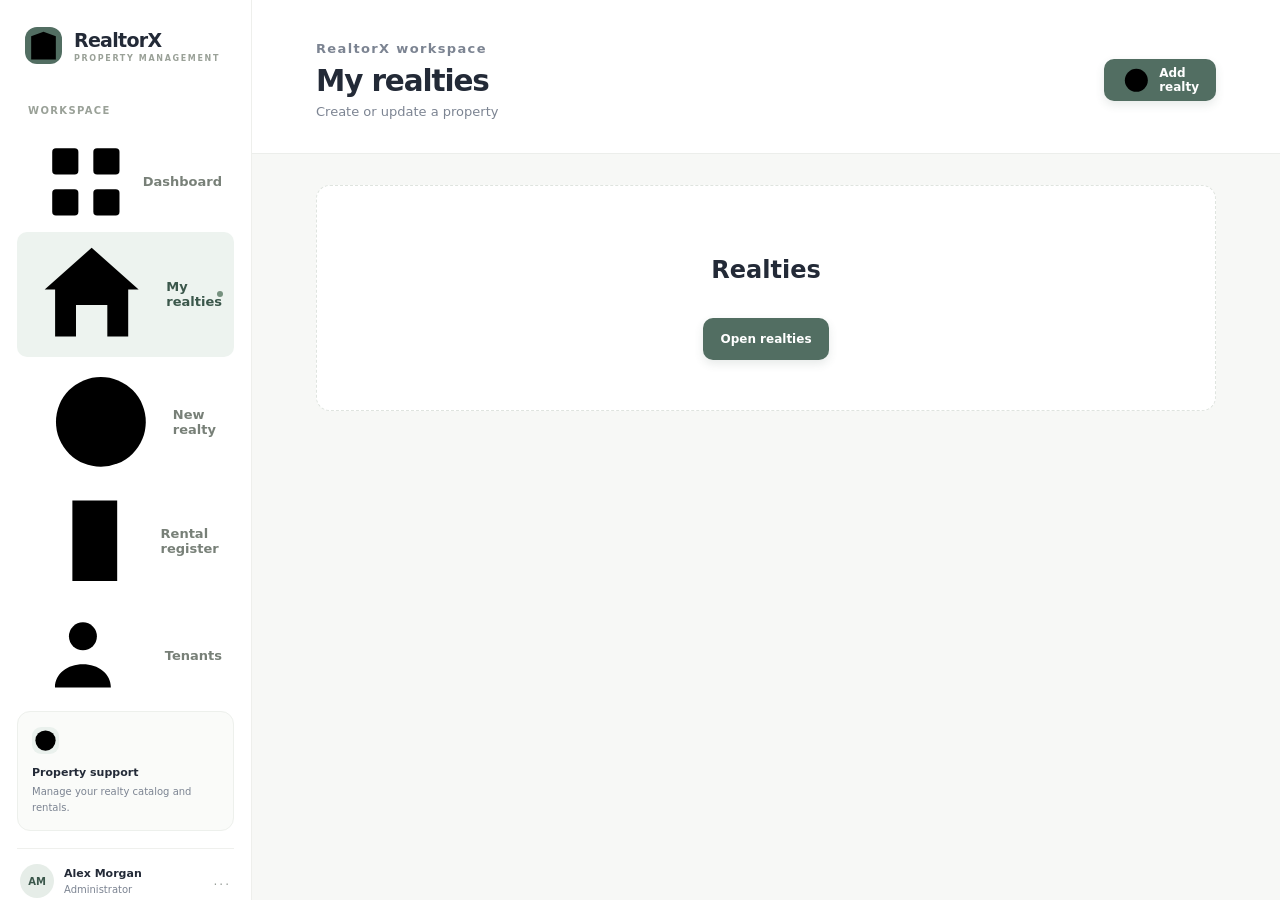
<file: app/index.html>
<!doctype html>
<html lang="en">
<head>
  <meta charset="utf-8">
  <meta name="viewport" content="width=device-width, initial-scale=1">
  <title>RealtorX — Dashboard</title>
  <link rel="stylesheet" href="css/styles.css">
</head>
<body>
  <div id="app"></div>
  <script src="js/storage.js"></script>
  <script src="js/ui.js"></script>
  <script src="js/realties.js"></script>
  <script src="js/tenants.js"></script>
  <script src="js/rentals.js"></script>
  <script src="js/app.js"></script>
</body>
</html>
</file>
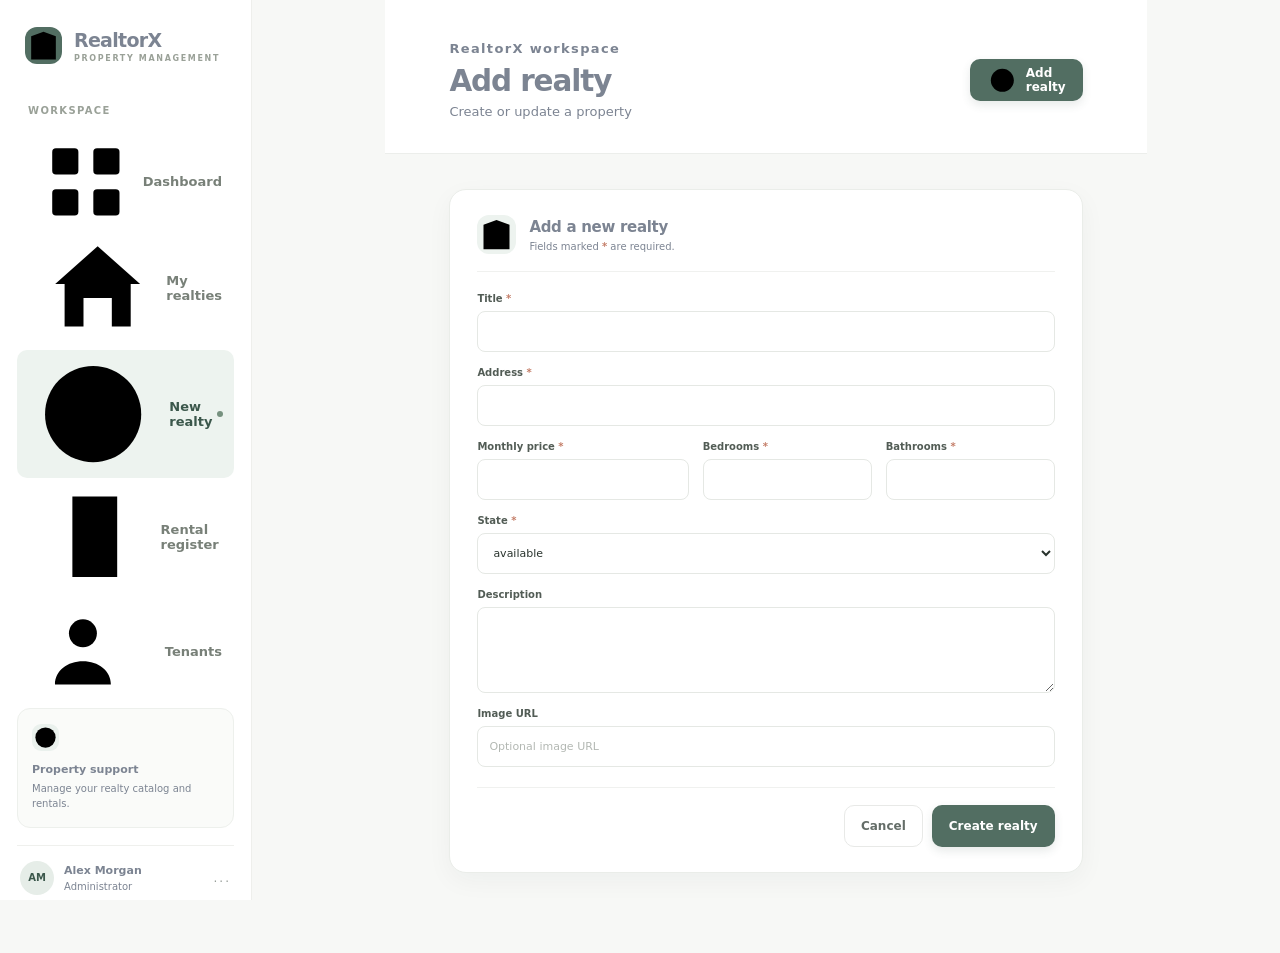
<file: app/pages/add-realty.html>
<!doctype html>
<html lang="en">
<head>
  <meta charset="utf-8"><meta name="viewport" content="width=device-width, initial-scale=1">
  <title>New realty — Homebase</title><link rel="stylesheet" href="../css/styles.css">
</head>
<body data-page="add-realty">
  <div id="app" class="app-loading" aria-live="polite">Loading your workspace…</div>
  <script src="../js/storage.js"></script><script src="../js/ui.js"></script>
  <script src="../js/realties.js"></script><script src="../js/tenants.js"></script>
  <script src="../js/rentals.js"></script><script src="../js/app.js"></script>
</body>
</html>
</file>
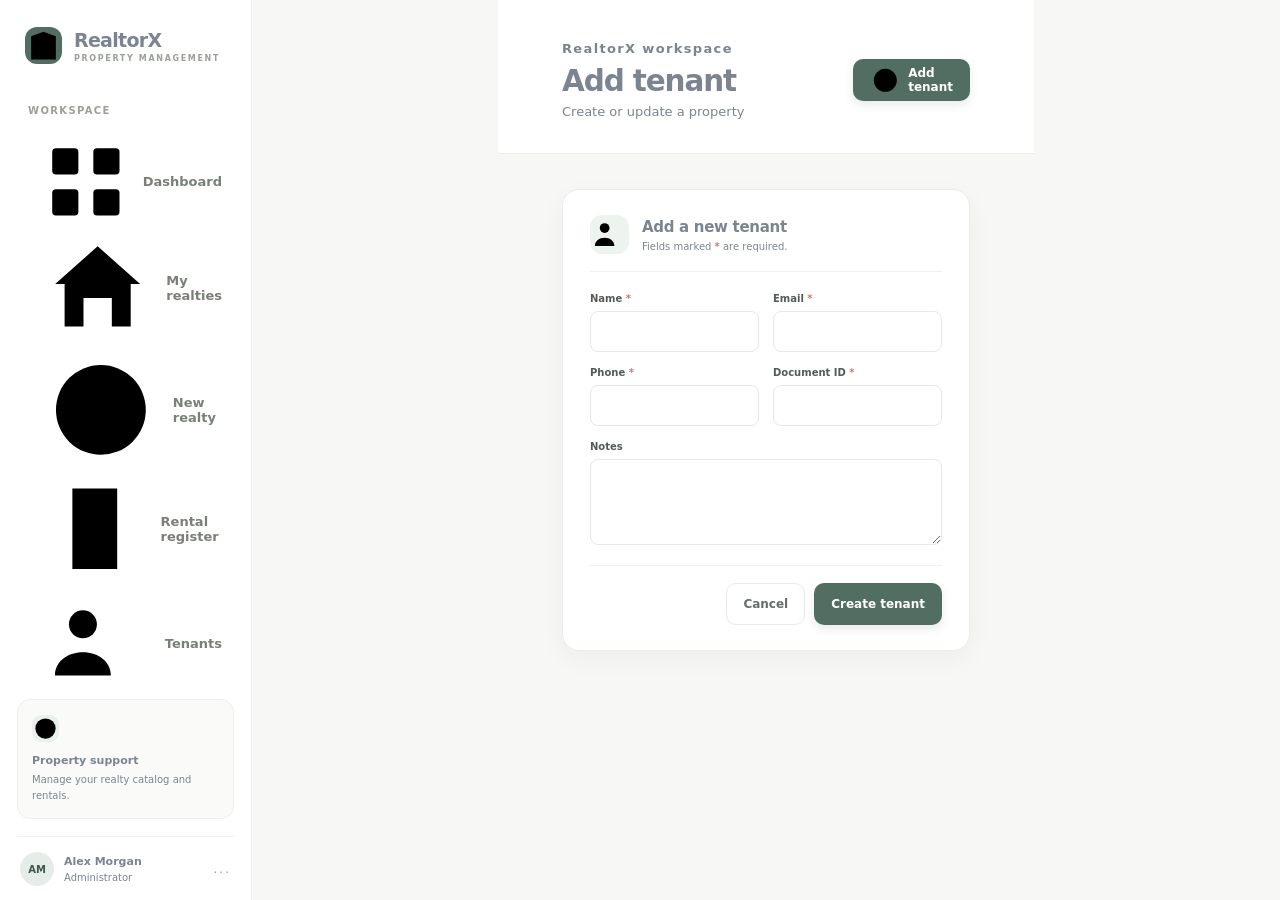
<file: app/pages/add-tenant.html>
<!doctype html>
<html lang="en">
<head>
  <meta charset="utf-8"><meta name="viewport" content="width=device-width, initial-scale=1">
  <title>New tenant — Homebase</title><link rel="stylesheet" href="../css/styles.css">
</head>
<body data-page="add-tenant">
  <div id="app" class="app-loading" aria-live="polite">Loading your workspace…</div>
  <script src="../js/storage.js"></script><script src="../js/ui.js"></script>
  <script src="../js/realties.js"></script><script src="../js/tenants.js"></script>
  <script src="../js/rentals.js"></script><script src="../js/app.js"></script>
</body>
</html>
</file>
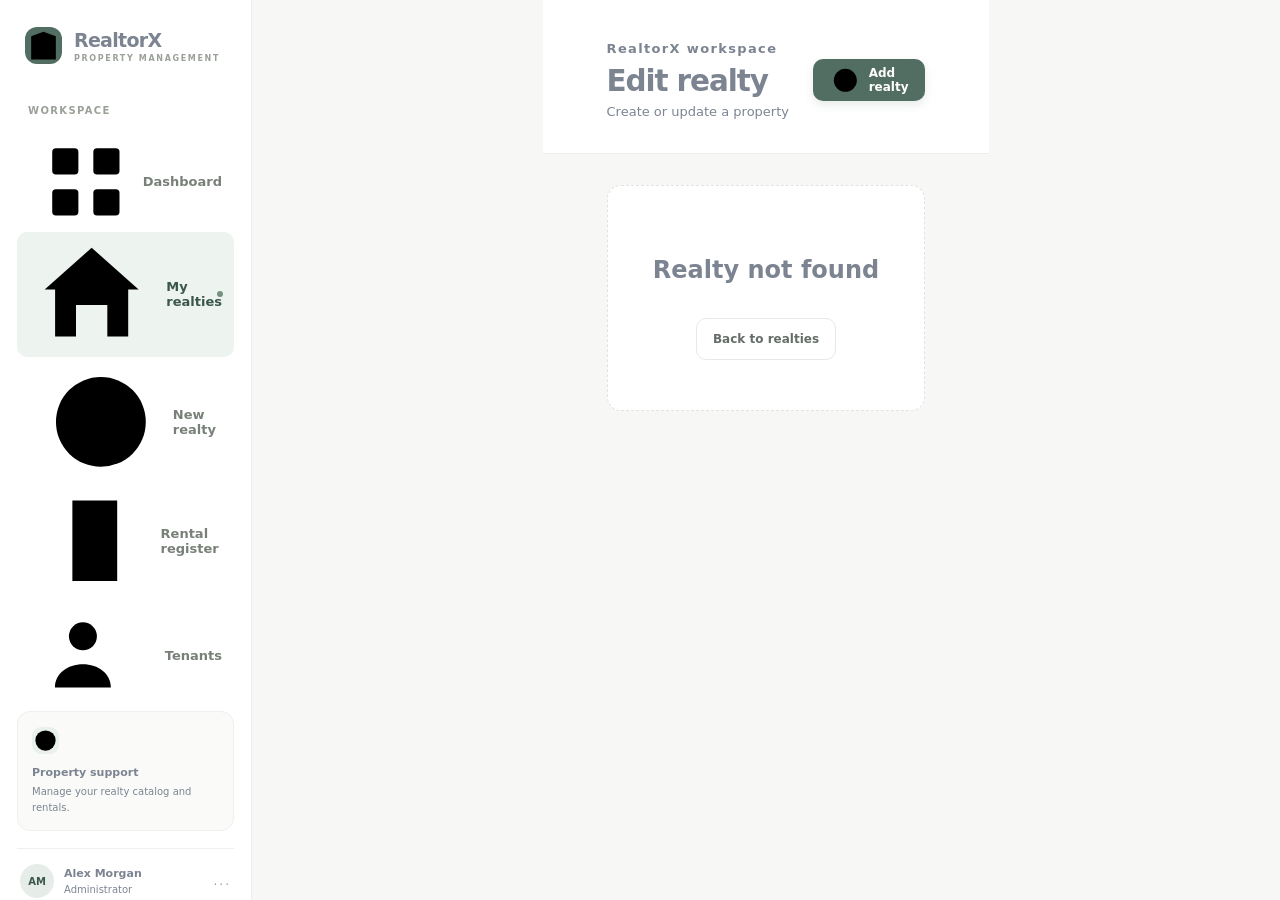
<file: app/pages/edit-realty.html>
<!doctype html>
<html lang="en">
<head>
  <meta charset="utf-8"><meta name="viewport" content="width=device-width, initial-scale=1">
  <title>Edit realty — Homebase</title><link rel="stylesheet" href="../css/styles.css">
</head>
<body data-page="edit-realty">
  <div id="app" class="app-loading" aria-live="polite">Loading your workspace…</div>
  <script src="../js/storage.js"></script><script src="../js/ui.js"></script>
  <script src="../js/realties.js"></script><script src="../js/tenants.js"></script>
  <script src="../js/rentals.js"></script><script src="../js/app.js"></script>
</body>
</html>
</file>
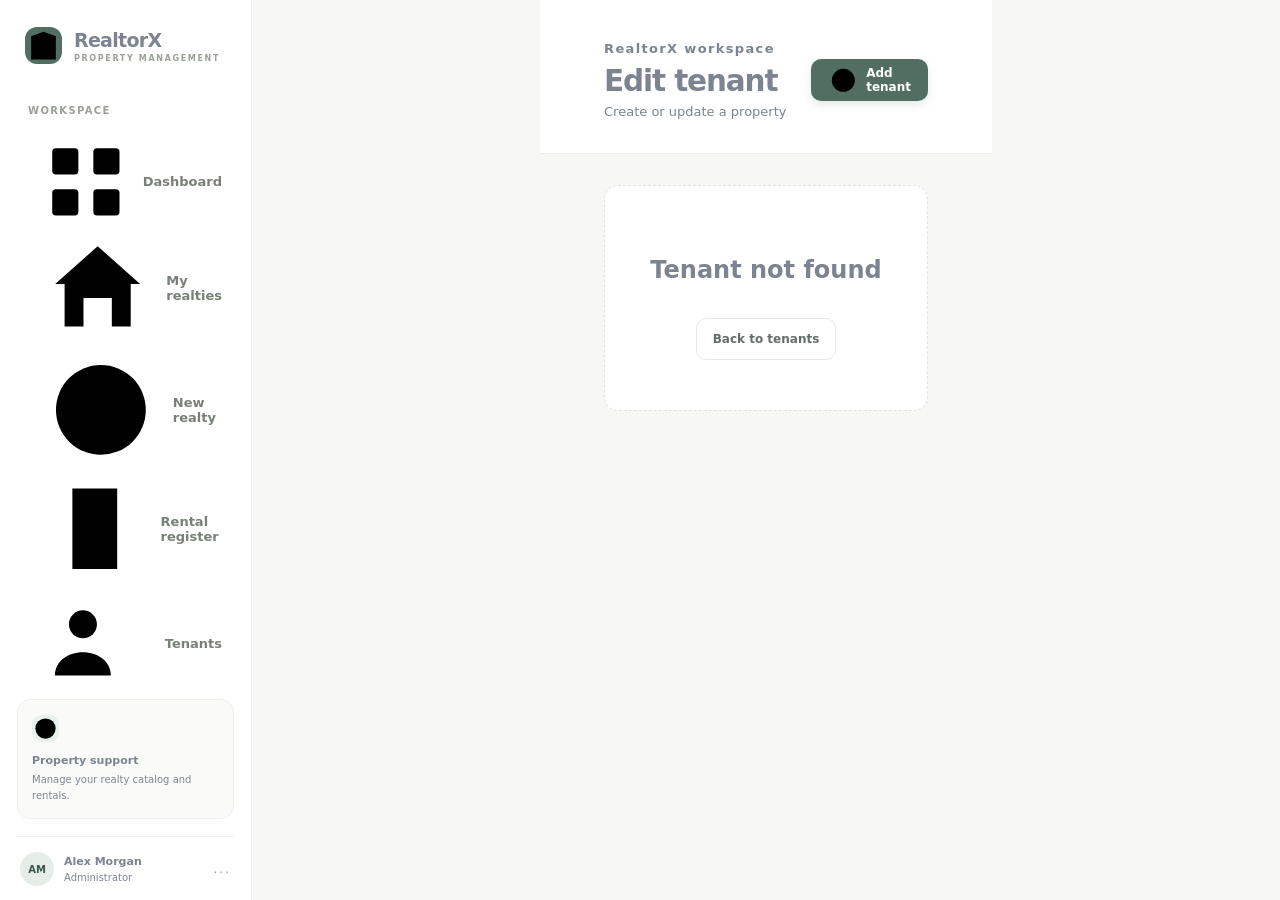
<file: app/pages/edit-tenant.html>
<!doctype html>
<html lang="en">
<head>
  <meta charset="utf-8"><meta name="viewport" content="width=device-width, initial-scale=1">
  <title>Edit tenant — Homebase</title><link rel="stylesheet" href="../css/styles.css">
</head>
<body data-page="edit-tenant">
  <div id="app" class="app-loading" aria-live="polite">Loading your workspace…</div>
  <script src="../js/storage.js"></script><script src="../js/ui.js"></script>
  <script src="../js/realties.js"></script><script src="../js/tenants.js"></script>
  <script src="../js/rentals.js"></script><script src="../js/app.js"></script>
</body>
</html>
</file>
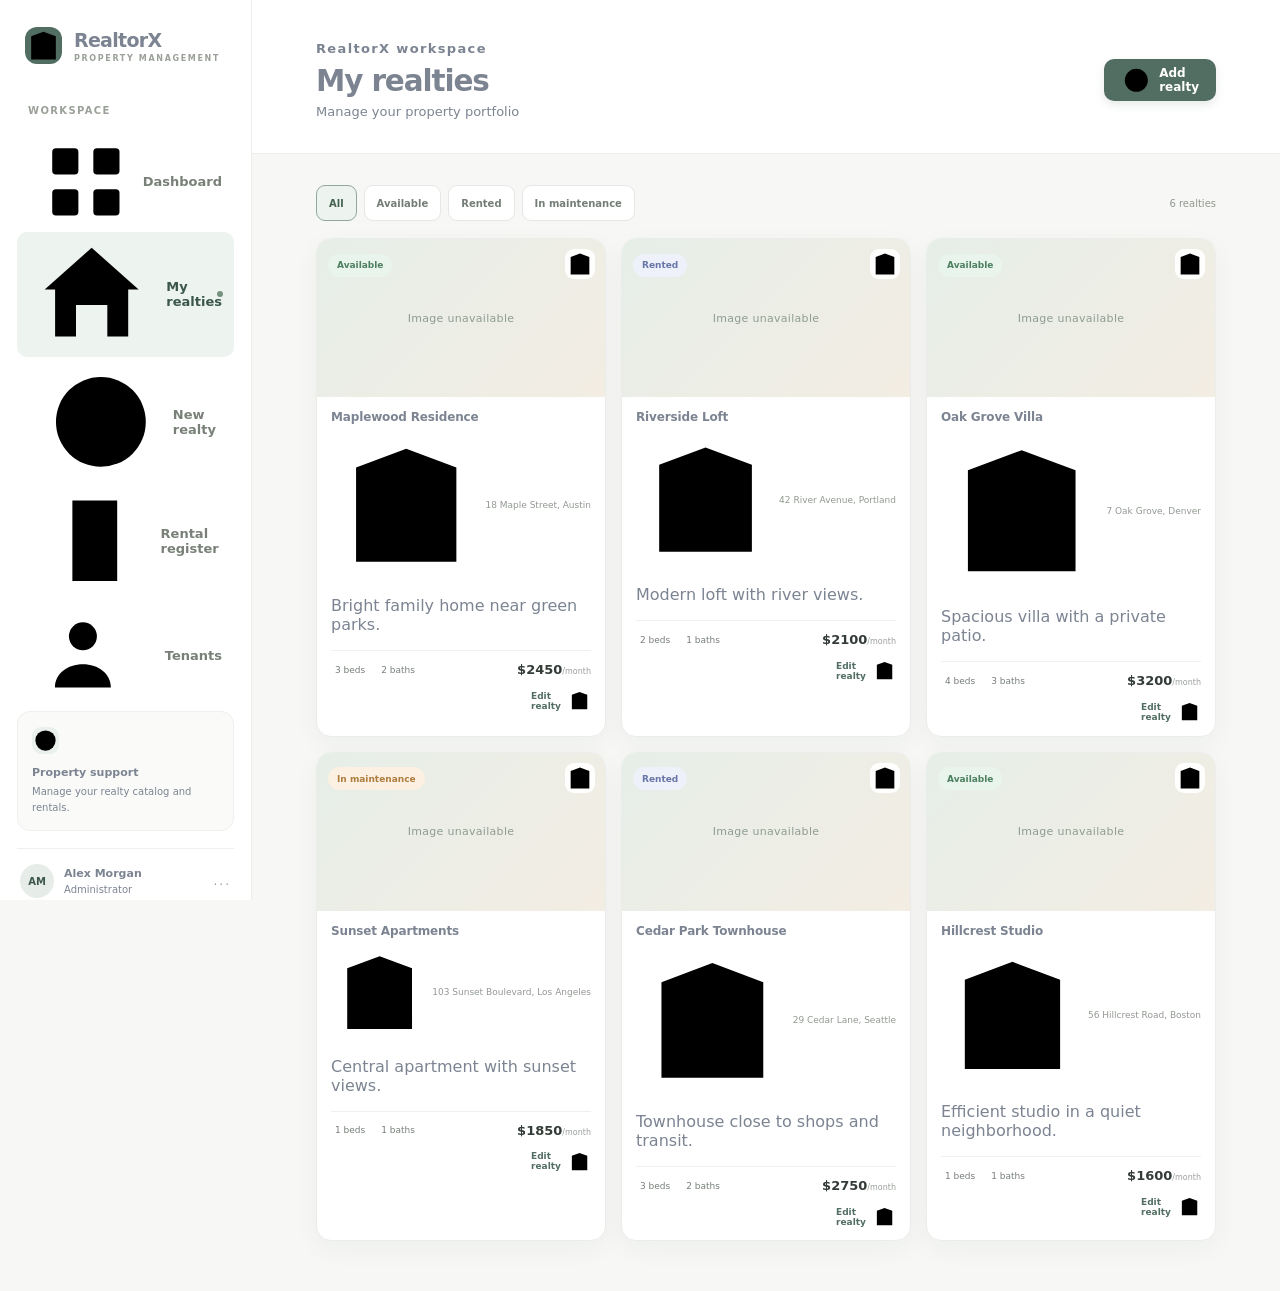
<file: app/pages/realties.html>
<!doctype html>
<html lang="en">
<head>
  <meta charset="utf-8"><meta name="viewport" content="width=device-width, initial-scale=1">
  <title>My realties — Homebase</title><link rel="stylesheet" href="../css/styles.css">
</head>
<body data-page="realties">
  <div id="app" class="app-loading" aria-live="polite">Loading your workspace…</div>
  <script src="../js/storage.js"></script><script src="../js/ui.js"></script>
  <script src="../js/realties.js"></script><script src="../js/tenants.js"></script>
  <script src="../js/rentals.js"></script><script src="../js/app.js"></script>
</body>
</html>
</file>
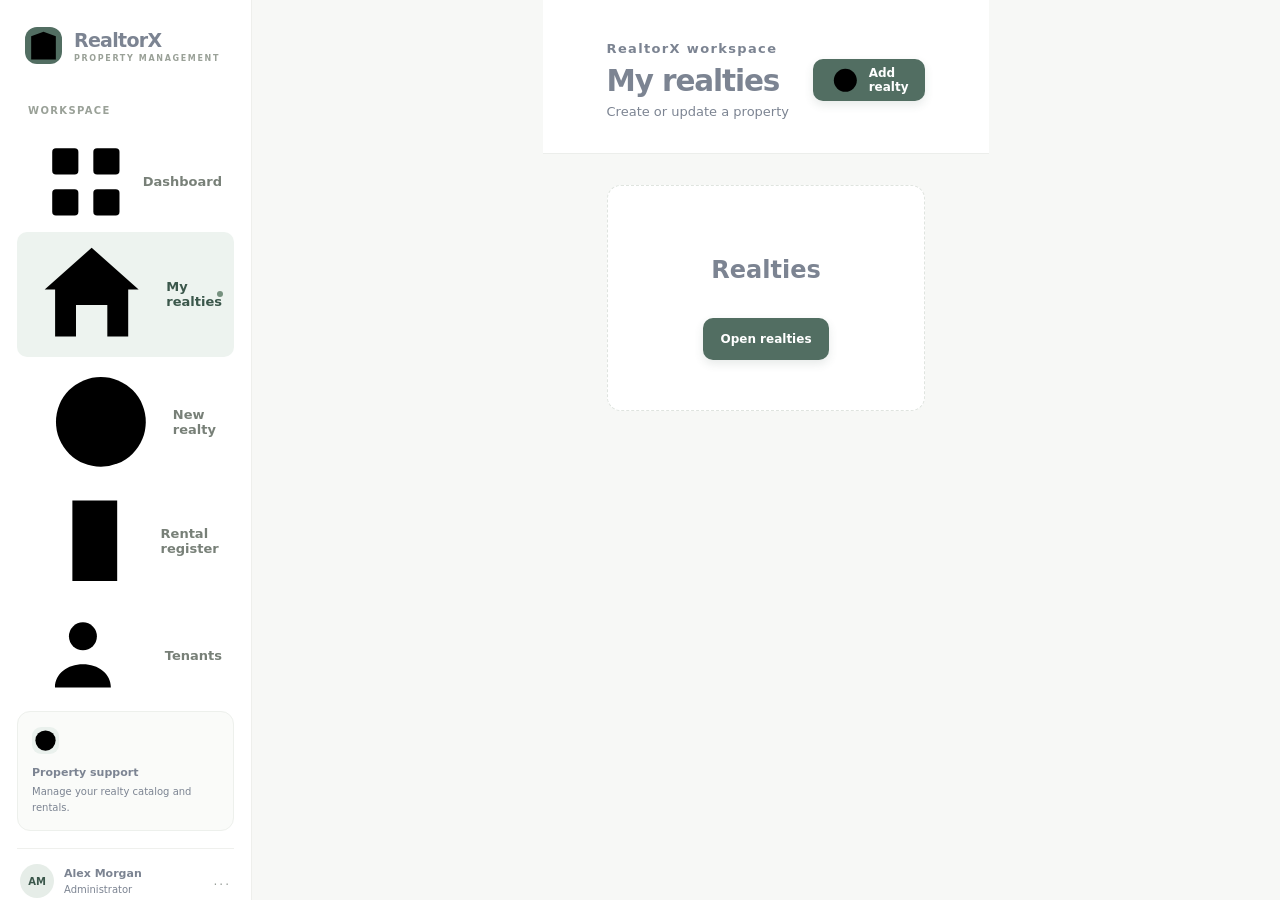
<file: app/pages/rent-realty.html>
<!doctype html>
<html lang="en">
<head>
  <meta charset="utf-8"><meta name="viewport" content="width=device-width, initial-scale=1">
  <title>Rental register — Homebase</title><link rel="stylesheet" href="../css/styles.css">
</head>
<body data-page="rent-realty">
  <div id="app" class="app-loading" aria-live="polite">Loading your workspace…</div>
  <script src="../js/storage.js"></script><script src="../js/ui.js"></script>
  <script src="../js/realties.js"></script><script src="../js/tenants.js"></script>
  <script src="../js/rentals.js"></script><script src="../js/app.js"></script>
</body>
</html>
</file>
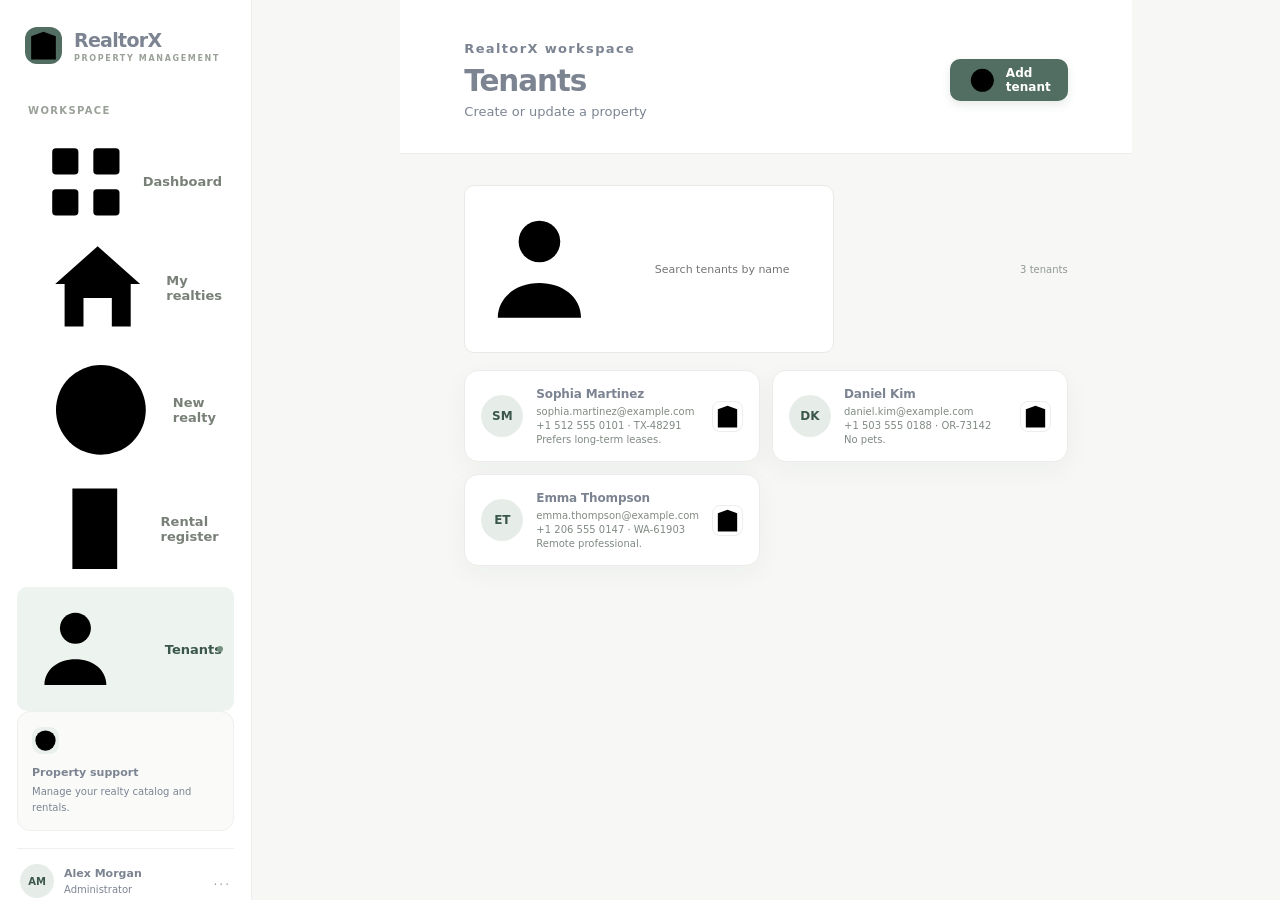
<file: app/pages/tenants.html>
<!doctype html>
<html lang="en">
<head>
  <meta charset="utf-8"><meta name="viewport" content="width=device-width, initial-scale=1">
  <title>Tenants — Homebase</title><link rel="stylesheet" href="../css/styles.css">
</head>
<body data-page="tenants">
  <div id="app" class="app-loading" aria-live="polite">Loading your workspace…</div>
  <script src="../js/storage.js"></script><script src="../js/ui.js"></script>
  <script src="../js/realties.js"></script><script src="../js/tenants.js"></script>
  <script src="../js/rentals.js"></script><script src="../js/app.js"></script>
</body>
</html>
</file>
<file: app/css/styles.css>
:root {
	color-scheme: light;
	--ink: #232a37;
	--muted: #7c8492;
	--line: #e8e9e7;
	--canvas: #f7f8f6;
	--surface: #ffffff;
	--brand: #526e62;
	--brand-dark: #3b574b;
	--brand-soft: #eaf1ed;
	--radius-sm: 10px;
	--radius-md: 16px;
	--radius-lg: 22px;
	--shadow-card: 0 8px 26px rgba(32, 42, 37, .045);
	font-family: Inter, ui-sans-serif, system-ui, -apple-system, BlinkMacSystemFont, "Segoe UI", sans-serif;
	font-synthesis: none;
	text-rendering: optimizeLegibility;
	-webkit-font-smoothing: antialiased;
	-moz-osx-font-smoothing: grayscale;
	color: var(--ink);
	background: var(--canvas);
}

* { box-sizing: border-box; }
body { margin: 0; min-width: 320px; min-height: 100vh; background: var(--canvas); }
button, input, select, textarea { font: inherit; }
a { color: inherit; text-decoration: none; }
button, a, input, select, textarea { -webkit-tap-highlight-color: transparent; }
:focus-visible { outline: 3px solid rgba(98, 137, 119, .38); outline-offset: 3px; }
.icon { width: 19px; height: 19px; flex: 0 0 auto; }
.app-loading { min-height: 100vh; display: grid; place-items: center; color: var(--muted); }
.layout { min-height: 100vh; }

.sidebar { position: fixed; inset: 0 auto 0 0; z-index: 4; width: 252px; display: flex; flex-direction: column; padding: 27px 17px 18px; background: #fff; border-right: 1px solid #eeefec; }
.brand { display: flex; align-items: center; gap: 12px; padding: 0 8px 31px; font-size: 19px; font-weight: 750; letter-spacing: -.7px; }
.brand-mark { width: 37px; height: 37px; display: grid; place-items: center; border-radius: 12px; background: var(--brand); color: #fff; }
.brand-mark .icon { width: 21px; height: 21px; }
.brand small { display: block; margin-top: 3px; color: #9aa198; font-size: 8px; letter-spacing: 1.65px; font-weight: 700; }
.side-caption, .eyebrow { color: #9aa198; font-size: 10px; font-weight: 750; letter-spacing: 1.35px; }
.side-caption { padding: 0 11px 11px; }
.side-nav { display: grid; gap: 5px; }
.side-link { min-height: 45px; position: relative; display: flex; align-items: center; gap: 12px; padding: 0 12px; border-radius: 10px; color: #788078; font-size: 13px; font-weight: 570; transition: background .18s ease, color .18s ease; }
.side-link:hover { background: #f5f7f5; color: var(--ink); }
.side-link.is-active { color: var(--brand-dark); background: #edf3ef; font-weight: 680; }
.side-link.is-active > i { position: absolute; right: 11px; width: 6px; height: 6px; border-radius: 50%; background: #76917f; }
.side-link .icon { width: 18px; height: 18px; }
.sidebar-bottom { margin-top: auto; }
.help-card { padding: 15px 14px; border: 1px solid #edf0ec; border-radius: 13px; background: #fafbf9; }
.help-icon { width: 27px; height: 27px; display: grid; place-items: center; margin-bottom: 12px; border-radius: 9px; background: #eaf1ed; color: var(--brand); }
.help-icon .icon { width: 15px; height: 15px; }
.help-card strong, .profile strong { display: block; font-size: 11px; }
.help-card p { margin: 5px 0 0; color: var(--muted); font-size: 10px; line-height: 1.55; }
.profile { display: flex; align-items: center; gap: 10px; margin-top: 17px; padding: 15px 3px 0; border-top: 1px solid #eff0ed; }
.avatar, .tenant-avatar { display: grid; place-items: center; flex: 0 0 auto; border-radius: 50%; background: #e6ede8; color: var(--brand-dark); font-weight: 700; }
.avatar { width: 34px; height: 34px; font-size: 10px; }
.profile small { display: block; margin-top: 4px; color: var(--muted); font-size: 10px; }
.profile-dots { margin-left: auto; color: #989e99; font-size: 12px; letter-spacing: 2px; }

.main-area { min-height: 100vh; margin-left: 252px; }
.topbar { min-height: 154px; display: flex; align-items: center; justify-content: space-between; gap: 24px; padding: 32px clamp(28px, 5vw, 72px) 25px; background: #fff; border-bottom: 1px solid #eceeeb; }
.topbar h1 { margin: 9px 0 5px; font-size: clamp(24px, 2.3vw, 31px); letter-spacing: -1.1px; line-height: 1.15; }
.topbar p { margin: 0; color: var(--muted); font-size: 13px; }
.topbar-action { flex: 0 0 auto; }
.content { width: min(1320px, 100%); margin: 0 auto; padding: 31px clamp(28px, 5vw, 72px) 50px; }
.footer { padding: 10px 24px 24px; color: #9a9f9b; text-align: center; font-size: 10px; }
.footer span { padding: 0 4px; color: #bdc3bd; }

.button { min-height: 42px; display: inline-flex; align-items: center; justify-content: center; gap: 8px; padding: 0 16px; border: 1px solid transparent; border-radius: 10px; cursor: pointer; font-size: 12px; font-weight: 680; transition: transform .16s ease, background .16s ease, box-shadow .16s ease; }
.button:hover { transform: translateY(-1px); }
.button .icon { width: 16px; height: 16px; }
.button--primary { background: var(--brand); color: #fff; box-shadow: 0 4px 10px rgba(57, 84, 70, .12); }
.button--primary:hover { background: var(--brand-dark); box-shadow: 0 6px 15px rgba(57, 84, 70, .18); }
.button--quiet { border-color: var(--line); background: #fff; color: #646d68; }
.text-link { display: inline-flex; align-items: center; gap: 7px; color: var(--brand); font-size: 11px; font-weight: 700; }
.text-link:hover { color: var(--brand-dark); }
.text-link .icon { width: 15px; height: 15px; }

.welcome-banner { min-height: 198px; position: relative; overflow: hidden; display: flex; align-items: center; justify-content: space-between; padding: 29px 39px; border-radius: var(--radius-lg); background: linear-gradient(113deg, #eaf2ed 0%, #f2f5ee 55%, #f5f1e7 100%); }
.welcome-kicker { color: #718c7c; font-size: 9px; font-weight: 750; letter-spacing: 1.55px; }
.welcome-banner h2 { max-width: 470px; margin: 13px 0 8px; color: #2f473c; font-family: Georgia, "Times New Roman", serif; font-size: clamp(25px, 2.5vw, 34px); font-weight: 500; letter-spacing: -.9px; }
.welcome-banner p { margin: 0; color: #79877d; font-size: 12px; }
.welcome-art { width: 190px; height: 160px; position: absolute; right: 48px; bottom: -19px; display: grid; place-items: center; border-radius: 52% 48% 0 0; background: rgba(255,255,255,.48); color: #a4b7a9; transform: rotate(-5deg); }
.welcome-art .icon { width: 82px; height: 82px; stroke-width: 1; }
.welcome-art span, .welcome-art i { position: absolute; display: block; width: 21px; height: 21px; border: 1px solid rgba(130, 157, 139, .5); border-radius: 7px; }
.welcome-art span { top: 21px; right: 11px; transform: rotate(18deg); }
.welcome-art i { bottom: 18px; left: 21px; width: 12px; height: 12px; }

.metrics-grid { display: grid; grid-template-columns: repeat(4, minmax(0, 1fr)); gap: 14px; margin-top: 20px; }
.metric-card { min-height: 145px; position: relative; display: flex; flex-direction: column; align-items: flex-start; padding: 16px 17px 15px; border: 1px solid #edeeeb; border-radius: 15px; background: #fff; box-shadow: var(--shadow-card); }
.metric-icon, .quick-icon { display: grid; place-items: center; flex: 0 0 auto; border-radius: 10px; }
.metric-icon { width: 32px; height: 32px; margin-bottom: 12px; }
.metric-icon .icon { width: 16px; height: 16px; }
.metric-icon--lavender, .quick-icon--lavender { background: #f0edfa; color: #8071ae; }
.metric-icon--mint, .quick-icon--mint { background: #e8f3ed; color: #608872; }
.metric-icon--peach, .quick-icon--peach { background: #faf0e7; color: #b8845c; }
.metric-icon--blue { background: #edf2f8; color: #6a84a1; }
.metric-label { color: #7c847f; font-size: 10px; font-weight: 620; }
.metric-card > strong { margin-top: 4px; font-size: 23px; letter-spacing: -.8px; }
.metric-card > small { margin-top: 2px; color: #a0a59f; font-size: 9px; }

.section-block { margin-top: 34px; }
.section-heading { display: flex; align-items: flex-end; justify-content: space-between; gap: 18px; margin-bottom: 15px; }
.section-heading h2 { margin: 5px 0 0; font-size: 18px; letter-spacing: -.45px; }
.section-heading p { margin: 6px 0 0; color: var(--muted); font-size: 11px; }
.realty-grid { display: grid; grid-template-columns: repeat(3, minmax(0, 1fr)); gap: 15px; }
.realty-grid--listing { grid-template-columns: repeat(3, minmax(0, 1fr)); }
.realty-card { overflow: hidden; border: 1px solid #ebedea; border-radius: 15px; background: #fff; box-shadow: var(--shadow-card); transition: transform .2s ease, box-shadow .2s ease; }
.realty-card:hover { transform: translateY(-3px); box-shadow: 0 12px 30px rgba(32, 42, 37, .09); }
.realty-card[hidden] { display: none; }
.realty-photo { height: 158px; position: relative; overflow: hidden; background: linear-gradient(135deg, #e6eee8, #f3ede3); }
.realty-photo > img { width: 100%; height: 100%; display: block; object-fit: cover; transition: transform .4s ease; }
.realty-card:hover .realty-photo > img { transform: scale(1.035); }
.realty-photo.is-fallback > img { visibility: hidden; }
.realty-photo.is-fallback::after { content: "Image unavailable"; position: absolute; inset: 0; display: grid; place-items: center; color: #8d9d90; font-size: 11px; letter-spacing: .3px; }
.photo-tag { position: absolute; top: 11px; left: 11px; }
.photo-edit { position: absolute; top: 10px; right: 10px; width: 30px; height: 30px; display: grid; place-items: center; border: 1px solid rgba(255,255,255,.75); border-radius: 9px; background: rgba(255,255,255,.9); color: #4f6257; }
.photo-edit .icon { width: 15px; height: 15px; }
.badge { min-height: 23px; display: inline-flex; align-items: center; padding: 0 9px; border-radius: 30px; font-size: 9px; font-weight: 700; white-space: nowrap; }
.badge--available { background: #e9f4ed; color: #4c8060; }
.badge--rented, .badge--active { background: #eef0fa; color: #6875a7; }
.badge--in-maintenance { background: #fbf0e2; color: #ae7c3d; }
.badge--pending { background: #fff3dc; color: #a57732; }
.badge--finalized { background: #eff1ef; color: #727a74; }
.realty-card-body { padding: 13px 14px 12px; }
.realty-card-heading h3, .tenant-info h3 { margin: 0; font-size: 12px; font-weight: 720; letter-spacing: -.15px; }
.address { display: flex; align-items: center; gap: 4px; overflow: hidden; margin: 6px 0 0; color: #929991; font-size: 9px; text-overflow: ellipsis; white-space: nowrap; }
.address .icon { width: 12px; height: 12px; }
.realty-meta { display: flex; align-items: center; gap: 12px; margin-top: 15px; padding-top: 11px; border-top: 1px solid #f0f1ee; color: #777f78; font-size: 9px; }
.realty-meta > span { display: inline-flex; align-items: center; gap: 4px; white-space: nowrap; }
.realty-meta > span .icon { width: 13px; height: 13px; }
.realty-meta > strong { margin-left: auto; color: #343c37; font-size: 13px; white-space: nowrap; }
.realty-meta > strong small { color: #999f99; font-size: 8px; font-weight: 500; }
.realty-card-footer { display: flex; justify-content: flex-end; margin-top: 12px; }
.realty-card-footer .text-link { font-size: 9px; }

.dashboard-bottom { display: grid; grid-template-columns: 1.45fr 1fr; gap: 15px; margin-top: 21px; }
.quick-card, .note-card { padding: 18px; border: 1px solid #ebedea; border-radius: 15px; background: #fff; box-shadow: var(--shadow-card); }
.quick-card .section-heading { margin-bottom: 7px; }
.quick-card .section-heading h2 { font-size: 15px; }
.quick-actions { display: grid; }
.quick-actions > a { display: flex; align-items: center; gap: 11px; min-height: 56px; border-bottom: 1px solid #f0f1ef; }
.quick-actions > a:last-child { border-bottom: 0; }
.quick-icon { width: 32px; height: 32px; }
.quick-icon .icon { width: 16px; height: 16px; }
.quick-actions strong { display: block; font-size: 10px; }
.quick-actions small { display: block; margin-top: 3px; color: var(--muted); font-size: 9px; }
.quick-actions > a > .icon { width: 15px; height: 15px; margin-left: auto; color: #9aa39c; }
.note-card { display: flex; flex-direction: column; justify-content: center; min-height: 186px; padding: 24px; background: linear-gradient(145deg, #f4f1e9, #f4f3ec); }
.note-mark { color: #a9b39f; font-family: Georgia, serif; font-size: 44px; line-height: .7; }
.note-card p { max-width: 260px; margin: 13px 0 21px; color: #5d675e; font-family: Georgia, serif; font-size: 18px; line-height: 1.45; }
.note-card > span:last-child { color: #9a9f91; font-size: 8px; font-weight: 700; letter-spacing: 1.4px; }

.toolbar { display: flex; align-items: center; justify-content: space-between; gap: 16px; margin-bottom: 17px; }
.status-filters { display: flex; flex-wrap: wrap; gap: 7px; }
.filter-button { min-height: 36px; padding: 0 12px; border: 1px solid #e5e8e4; border-radius: 9px; background: #fff; color: #737d76; cursor: pointer; font-size: 10px; font-weight: 680; }
.filter-button:hover, .filter-button.is-active { border-color: #91a89a; background: #edf3ef; color: #456150; }
.search-field { width: min(370px, 100%); min-height: 42px; display: flex; align-items: center; gap: 9px; padding: 0 12px; border: 1px solid #e8eae6; border-radius: 10px; background: #fff; color: #9ba19b; }
.search-field .icon { width: 16px; height: 16px; }
.search-field input { width: 100%; border: 0; outline: 0; background: transparent; color: var(--ink); font-size: 11px; }
.result-count { color: #909890; font-size: 10px; }

.form-panel { max-width: 780px; margin: 4px auto 30px; padding: 25px 27px; border: 1px solid #eaede9; border-radius: 17px; background: #fff; box-shadow: var(--shadow-card); }
.form-intro { display: flex; align-items: center; gap: 13px; margin-bottom: 21px; padding-bottom: 17px; border-bottom: 1px solid #f0f1ef; }
.form-icon { width: 39px; height: 39px; display: grid; place-items: center; border-radius: 12px; background: #edf3ef; color: var(--brand); }
.form-intro h2 { margin: 0; font-size: 15px; letter-spacing: -.3px; }
.form-intro p { margin: 5px 0 0; color: var(--muted); font-size: 10px; }
.form-intro p b, .field b { color: #c47d67; font-weight: 700; }
.field { min-width: 0; display: grid; gap: 7px; margin-bottom: 15px; color: #525c55; font-size: 10px; font-weight: 650; }
.field input, .field textarea, .field select { width: 100%; min-height: 41px; padding: 10px 11px; border: 1px solid #e5e8e4; border-radius: 8px; outline: 0; background: #fff; color: #29332d; font-size: 11px; font-weight: 450; transition: border-color .15s ease, box-shadow .15s ease; }
.field textarea { min-height: 86px; resize: vertical; line-height: 1.5; }
.field input::placeholder, .field textarea::placeholder { color: #b3b8b3; }
.field input:focus, .field textarea:focus, .field select:focus { border-color: #91aa99; box-shadow: 0 0 0 3px rgba(111, 143, 122, .11); }
.field-row { display: grid; grid-template-columns: repeat(2, minmax(0, 1fr)); gap: 14px; }
.field-row:has(input[name="price"]) { grid-template-columns: 1.25fr 1fr 1fr; }
.current-status { display: flex; align-items: center; gap: 10px; margin: 0 0 17px; color: #727c74; font-size: 10px; }
.form-actions { display: flex; justify-content: flex-end; gap: 9px; margin-top: 20px; padding-top: 17px; border-top: 1px solid #f0f1ef; }
.form-error { margin-top: 8px; padding: 10px 12px; border: 1px solid #f1d8d1; border-radius: 8px; background: #fff5f2; color: #a3503e; font-size: 11px; }
.form-error[hidden] { display: none; }
.flash-message { display: flex; align-items: center; gap: 10px; margin: 0 0 19px; padding: 12px 14px; border: 1px solid #d5e8da; border-radius: 10px; background: #eff8f1; color: #446d50; font-size: 11px; }
.flash-message > .icon { width: 16px; height: 16px; }
.flash-close { width: 25px; height: 25px; display: grid; place-items: center; margin-left: auto; border: 0; border-radius: 7px; background: transparent; color: inherit; cursor: pointer; font-size: 18px; }
.flash-close:hover { background: rgba(68, 109, 80, .08); }

.section-heading--standalone { margin: 0 0 22px; }
.tenant-grid { display: grid; grid-template-columns: repeat(2, minmax(0, 1fr)); gap: 12px; }
.tenant-card { min-width: 0; display: flex; align-items: center; gap: 13px; padding: 16px; border: 1px solid #ebedea; border-radius: 14px; background: #fff; box-shadow: var(--shadow-card); }
.tenant-avatar { width: 42px; height: 42px; font-size: 12px; }
.tenant-info { min-width: 0; }
.tenant-info h3 { font-size: 12px; }
.tenant-info a, .tenant-info p { display: block; overflow: hidden; margin: 5px 0 0; color: #818a82; font-size: 10px; text-overflow: ellipsis; white-space: nowrap; }
.tenant-info p { margin-top: 3px; }
.icon-button { width: 31px; height: 31px; display: grid; place-items: center; flex: 0 0 auto; margin-left: auto; border: 1px solid #eceeeb; border-radius: 8px; color: #748077; }
.icon-button:hover { background: #f3f6f3; color: var(--brand); }
.icon-button .icon { width: 15px; height: 15px; }

.rental-form { max-width: 920px; margin-top: 0; }
.rental-form .field-row { grid-template-columns: repeat(2, minmax(0, 1fr)); }
.rental-form .field-row:has(input[name="startDate"]) { grid-template-columns: repeat(3, minmax(0, 1fr)); }
.empty-callout { display: flex; align-items: center; gap: 12px; padding: 14px; border-radius: 10px; background: #f7f8f6; color: #747d76; font-size: 11px; }
.empty-callout p { margin: 0; }
.empty-callout .icon { color: #809788; }
.rental-history { margin-top: 32px; }
.table-wrap { overflow-x: auto; border: 1px solid #ebedea; border-radius: 12px; background: #fff; }
table { width: 100%; border-collapse: collapse; text-align: left; }
th { padding: 12px 14px; background: #fafbf9; color: #888f89; font-size: 9px; font-weight: 700; letter-spacing: .35px; white-space: nowrap; }
td { padding: 13px 14px; border-top: 1px solid #f0f1ee; color: #606a62; font-size: 10px; white-space: nowrap; }
td strong { color: #374139; font-size: 10px; }
td small { display: block; margin-top: 4px; color: #929990; font-size: 9px; }
.empty-state { padding: 24px; color: #929990; text-align: center; font-size: 11px; }
.empty-state--panel { display: grid; gap: 14px; justify-items: center; padding: 50px 20px; border: 1px dashed #dfe4df; border-radius: 14px; background: #fff; }

@media (max-width: 1180px) {
	.content { padding-right: 30px; padding-left: 30px; }
	.topbar { padding-right: 30px; padding-left: 30px; }
	.realty-grid, .realty-grid--listing { grid-template-columns: repeat(2, minmax(0, 1fr)); }
	.metrics-grid { grid-template-columns: repeat(2, minmax(0, 1fr)); }
}
@media (max-width: 780px) {
	.sidebar { width: 68px; align-items: center; padding: 15px 8px; }
	.brand { padding: 0 0 25px; }
	.brand > span:last-child, .side-caption, .side-link > span, .side-link > i, .sidebar-bottom { display: none; }
	.brand-mark { width: 39px; height: 39px; }
	.side-nav { width: 100%; }
	.side-link { justify-content: center; min-height: 43px; padding: 0; }
	.side-link .icon { width: 20px; height: 20px; }
	.main-area { margin-left: 68px; }
	.topbar { min-height: 125px; padding: 23px 22px; }
	.topbar p { max-width: 390px; font-size: 11px; }
	.content { padding: 23px 22px 40px; }
	.welcome-banner { min-height: 180px; padding: 25px; }
	.welcome-art { right: 10px; opacity: .58; }
	.dashboard-bottom { grid-template-columns: 1fr; }
	.note-card { min-height: 150px; }
}
@media (max-width: 560px) {
	.sidebar { width: 55px; padding-right: 6px; padding-left: 6px; }
	.main-area { margin-left: 55px; }
	.topbar { min-height: 118px; align-items: flex-start; padding: 20px 15px; }
	.topbar h1 { font-size: 22px; }
	.topbar p { max-width: 220px; font-size: 10px; line-height: 1.45; }
	.topbar-action { width: 38px; min-width: 38px; height: 38px; min-height: 38px; overflow: hidden; gap: 16px; padding: 0; font-size: 0; }
	.topbar-action .icon { width: 18px; height: 18px; }
	.content { padding: 16px 12px 32px; }
	.welcome-banner { min-height: 172px; padding: 22px 18px; }
	.welcome-banner h2 { max-width: 250px; font-size: 25px; }
	.welcome-banner p { max-width: 230px; font-size: 10px; line-height: 1.5; }
	.welcome-art { right: -52px; opacity: .32; }
	.metrics-grid { gap: 9px; margin-top: 12px; }
	.metric-card { min-height: 128px; padding: 12px; }
	.metric-card > strong { font-size: 20px; }
	.realty-grid, .realty-grid--listing, .tenant-grid { grid-template-columns: 1fr; gap: 11px; }
	.realty-photo { height: 185px; }
	.section-block { margin-top: 26px; }
	.section-heading h2 { font-size: 16px; }
	.form-panel { padding: 19px 15px; }
	.field-row, .field-row:has(input[name="price"]), .rental-form .field-row, .rental-form .field-row:has(input[name="startDate"]) { grid-template-columns: 1fr; gap: 0; }
	.toolbar { align-items: flex-start; }
	.search-field { width: 100%; }
	.result-count { padding-top: 13px; white-space: nowrap; }
	.section-heading--standalone { align-items: flex-start; }
	.section-heading--standalone > .button { padding: 0 10px; font-size: 10px; }
	.footer { padding-right: 10px; padding-left: 10px; font-size: 9px; }
}

@media (prefers-reduced-motion: reduce) {
	*, *::before, *::after { scroll-behavior: auto !important; transition-duration: .01ms !important; animation-duration: .01ms !important; }
}
</file>
